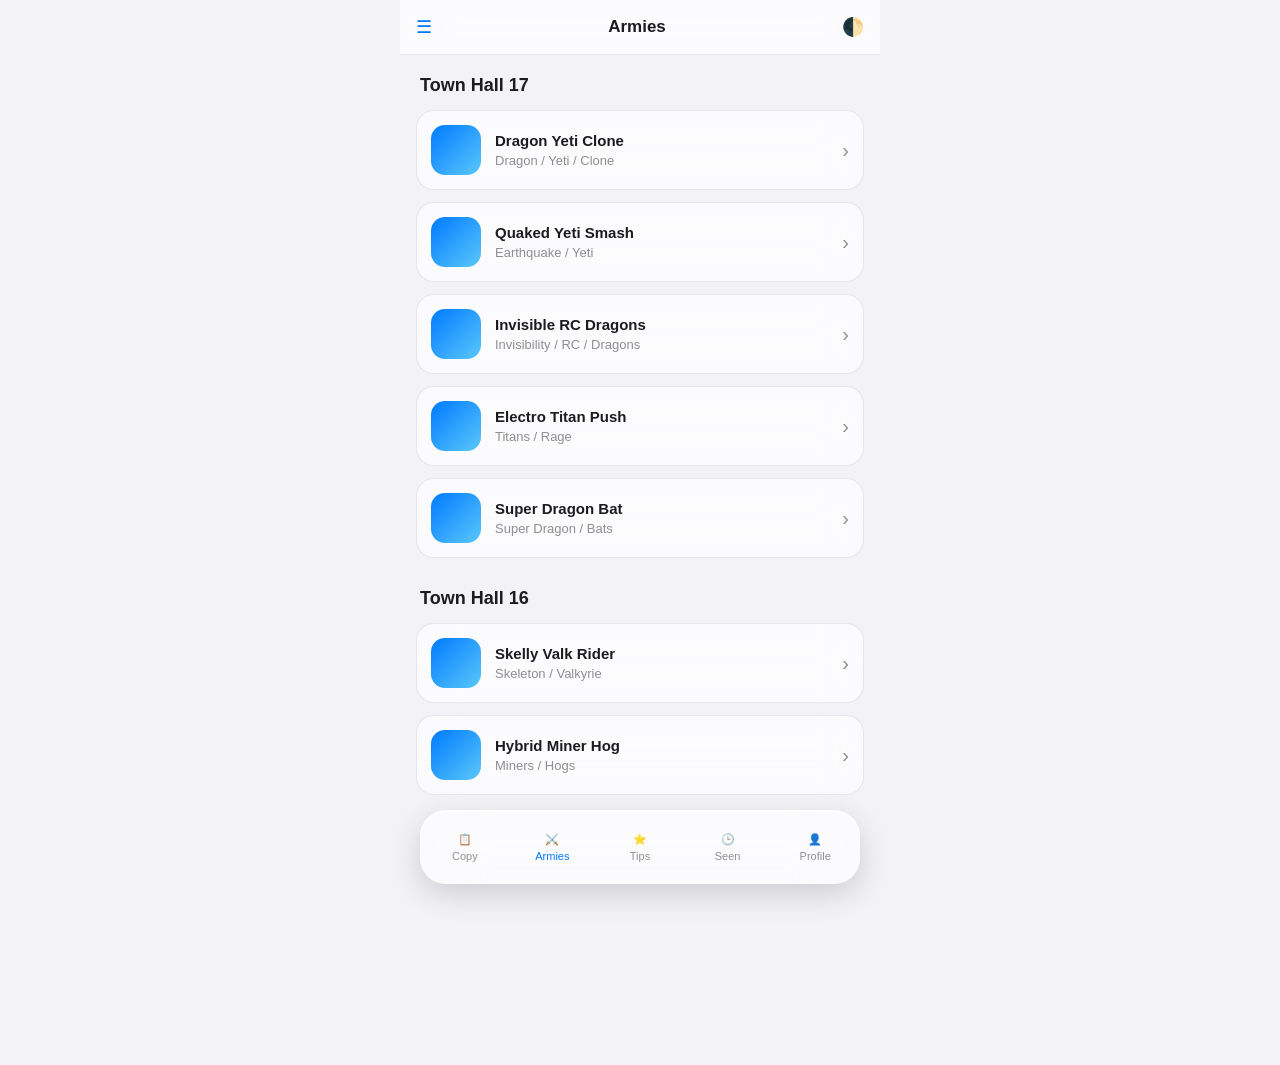
<file: armies.html>
<!DOCTYPE html>
<html lang="ru">
<head>
<meta charset="UTF-8">
<meta name="viewport" content="width=device-width, initial-scale=1.0">
<title>Armies</title>
<link rel="stylesheet" href="style.css">
</head>

<body>

<div class="app">

<header class="header">
<button class="icon-btn">☰</button>
<h1>Armies</h1>
<button class="icon-btn" id="themeToggle">🌓</button>
</header>

<div class="armies-wrapper">

<div class="th-section">
<h2 class="th-title">Town Hall 17</h2>

<div class="army-card">
<div class="army-icon"></div>
<div class="army-info">
<div class="army-title">Dragon Yeti Clone</div>
<div class="army-sub">Dragon / Yeti / Clone</div>
</div>
<div class="army-arrow">›</div>
</div>

<div class="army-card">
<div class="army-icon"></div>
<div class="army-info">
<div class="army-title">Quaked Yeti Smash</div>
<div class="army-sub">Earthquake / Yeti</div>
</div>
<div class="army-arrow">›</div>
</div>

<div class="army-card">
<div class="army-icon"></div>
<div class="army-info">
<div class="army-title">Invisible RC Dragons</div>
<div class="army-sub">Invisibility / RC / Dragons</div>
</div>
<div class="army-arrow">›</div>
</div>

<div class="army-card">
<div class="army-icon"></div>
<div class="army-info">
<div class="army-title">Electro Titan Push</div>
<div class="army-sub">Titans / Rage</div>
</div>
<div class="army-arrow">›</div>
</div>

<div class="army-card">
<div class="army-icon"></div>
<div class="army-info">
<div class="army-title">Super Dragon Bat</div>
<div class="army-sub">Super Dragon / Bats</div>
</div>
<div class="army-arrow">›</div>
</div>

</div>


<div class="th-section">
<h2 class="th-title">Town Hall 16</h2>

<div class="army-card">
<div class="army-icon"></div>
<div class="army-info">
<div class="army-title">Skelly Valk Rider</div>
<div class="army-sub">Skeleton / Valkyrie</div>
</div>
<div class="army-arrow">›</div>
</div>

<div class="army-card">
<div class="army-icon"></div>
<div class="army-info">
<div class="army-title">Hybrid Miner Hog</div>
<div class="army-sub">Miners / Hogs</div>
</div>
<div class="army-arrow">›</div>
</div>

</div>

</div>

<nav class="bottom-nav">
<button class="nav-item" onclick="location.href='index.html'">📋<span>Copy</span></button>
<button class="nav-item active" onclick="location.href='armies.html'">⚔️<span>Armies</span></button>
<button class="nav-item" onclick="location.href='tips.html'">⭐<span>Tips</span></button>
<button class="nav-item" onclick="location.href='lastseen.html'">🕒<span>Seen</span></button>
<button class="nav-item" onclick="location.href='profile.html'">👤<span>Profile</span></button>
</nav>

</div>

<script src="script.js"></script>
</body>
</html>
</file>
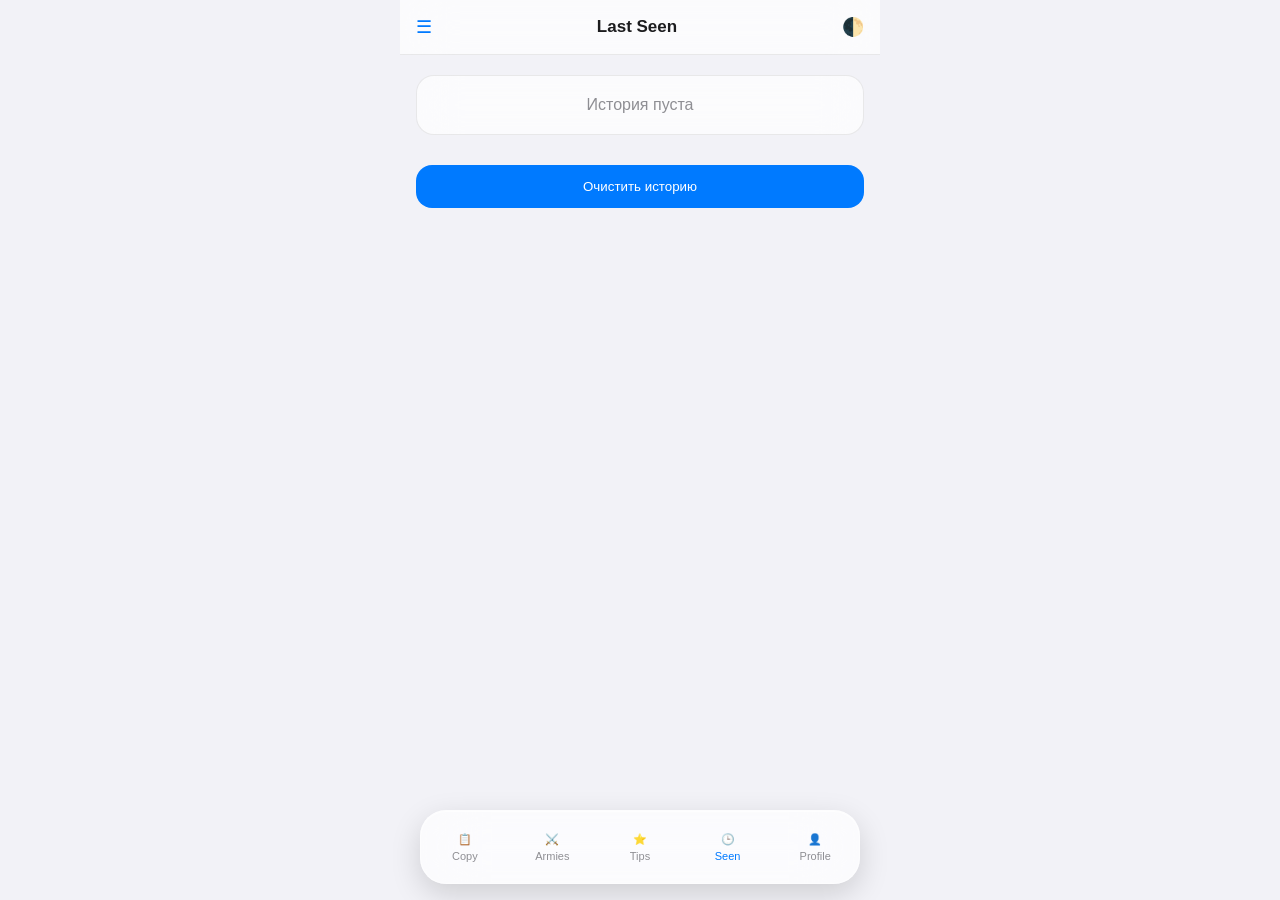
<file: lastseen.html>
<!DOCTYPE html>
<html lang="ru">
<head>
<meta charset="UTF-8">
<meta name="viewport" content="width=device-width, initial-scale=1.0">
<title>Last Seen</title>
<link rel="stylesheet" href="style.css">
</head>

<body>

<div class="app">

<header class="header">
<button class="icon-btn">☰</button>
<h1>Last Seen</h1>
<button class="icon-btn" id="themeToggle">🌓</button>
</header>

<div class="seen-wrapper">

<div id="lastSeenList"></div>

<button class="clear-btn" onclick="clearHistory()">
Очистить историю
</button>

</div>

<nav class="bottom-nav">
<button class="nav-item" onclick="location.href='index.html'">📋<span>Copy</span></button>
<button class="nav-item" onclick="location.href='armies.html'">⚔️<span>Armies</span></button>
<button class="nav-item" onclick="location.href='tips.html'">⭐<span>Tips</span></button>
<button class="nav-item active" onclick="location.href='lastseen.html'">🕒<span>Seen</span></button>
<button class="nav-item" onclick="location.href='profile.html'">👤<span>Profile</span></button>
</nav>

</div>

<script src="script.js"></script>

<script>
const container=document.getElementById("lastSeenList");
let history=JSON.parse(localStorage.getItem("lastSeen"))||[];

function renderHistory(){
container.innerHTML="";

if(history.length===0){
container.innerHTML=`
<div class="empty-card">
История пуста
</div>
`;
return;
}

history.forEach(item=>{
const card=document.createElement("div");
card.className="seen-card";
card.innerText=item;
container.appendChild(card);
});
}

function clearHistory(){
localStorage.removeItem("lastSeen");
history=[];
renderHistory();
}

renderHistory();
</script>

</body>
</html>
</file>
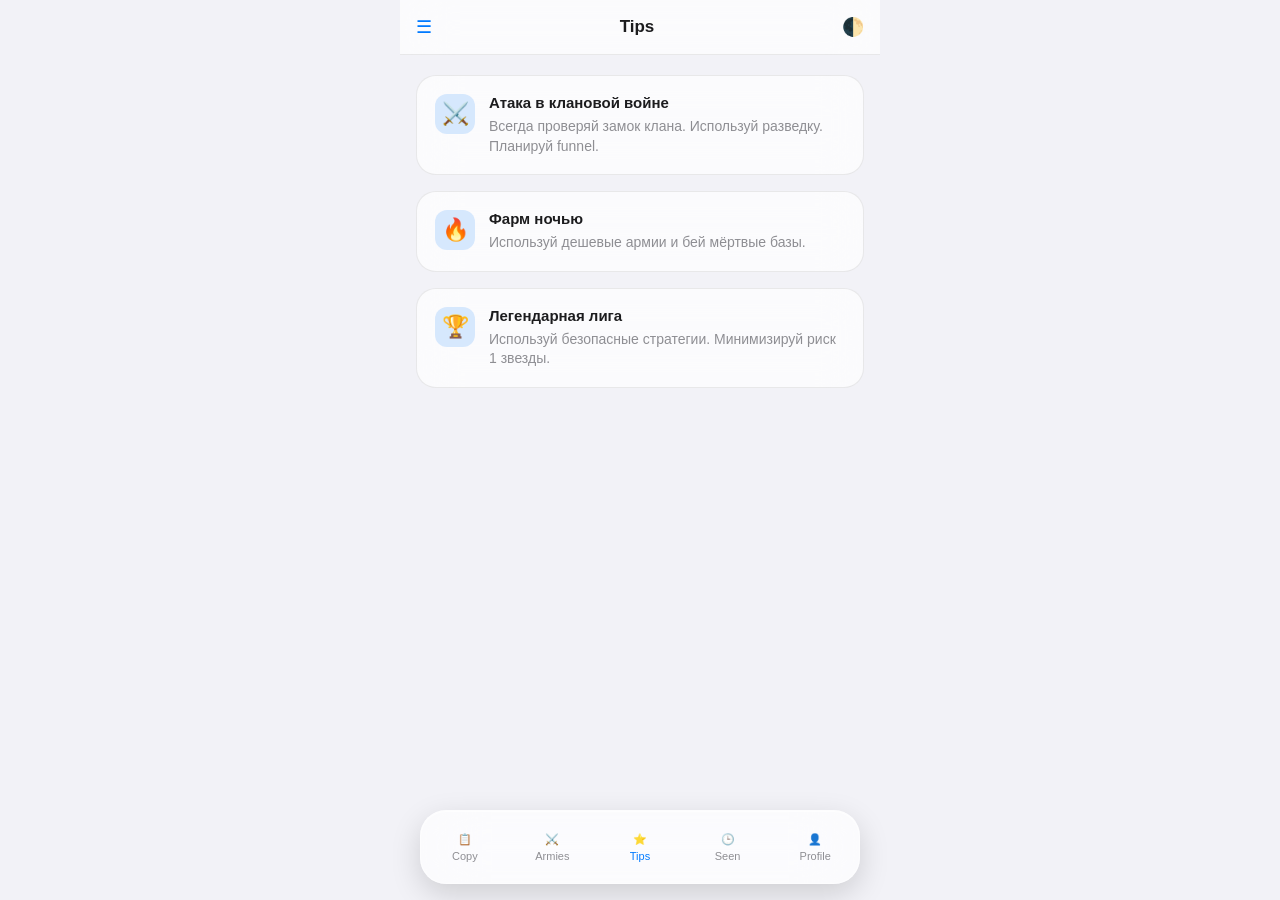
<file: tips.html>
<!DOCTYPE html>
<html lang="ru">
<head>
<meta charset="UTF-8">
<meta name="viewport" content="width=device-width, initial-scale=1.0">
<title>Tips</title>
<link rel="stylesheet" href="style.css">
</head>

<body>

<div class="app">

<header class="header">
<button class="icon-btn">☰</button>
<h1>Tips</h1>
<button class="icon-btn" id="themeToggle">🌓</button>
</header>

<div class="tips-wrapper">

<div class="tip-card">
<div class="tip-icon">⚔️</div>
<div class="tip-content">
<div class="tip-title">Атака в клановой войне</div>
<div class="tip-text">
Всегда проверяй замок клана. Используй разведку. Планируй funnel.
</div>
</div>
</div>

<div class="tip-card">
<div class="tip-icon">🔥</div>
<div class="tip-content">
<div class="tip-title">Фарм ночью</div>
<div class="tip-text">
Используй дешевые армии и бей мёртвые базы.
</div>
</div>
</div>

<div class="tip-card">
<div class="tip-icon">🏆</div>
<div class="tip-content">
<div class="tip-title">Легендарная лига</div>
<div class="tip-text">
Используй безопасные стратегии. Минимизируй риск 1 звезды.
</div>
</div>
</div>

</div>

<nav class="bottom-nav">
<button class="nav-item" onclick="location.href='index.html'">📋<span>Copy</span></button>
<button class="nav-item" onclick="location.href='armies.html'">⚔️<span>Armies</span></button>
<button class="nav-item active" onclick="location.href='tips.html'">⭐<span>Tips</span></button>
<button class="nav-item" onclick="location.href='lastseen.html'">🕒<span>Seen</span></button>
<button class="nav-item" onclick="location.href='profile.html'">👤<span>Profile</span></button>
</nav>

</div>

<script src="script.js"></script>
</body>
</html>
</file>
<file: style.css>
:root {
--bg: #f2f2f7;
--glass: rgba(255,255,255,0.7);
--text: #1c1c1e;
--sub: #8e8e93;
--accent: #007aff;
--border: rgba(0,0,0,0.08);
}

body.dark {
--bg: #000;
--glass: rgba(28,28,30,0.8);
--text: #fff;
--sub: #8e8e93;
--accent: #0a84ff;
--border: rgba(255,255,255,0.08);
}

*{
margin:0;
padding:0;
box-sizing:border-box;
font-family:-apple-system,BlinkMacSystemFont,"SF Pro Text","Helvetica Neue",sans-serif;
}

html,body{
background:var(--bg);
color:var(--text);
height:100%;
overflow-x:hidden;
}

.app{
max-width:480px;
margin:0 auto;
padding-bottom:120px;
}

/* HEADER */

.header{
position:sticky;
top:0;
display:flex;
justify-content:space-between;
align-items:center;
padding:16px;
background:var(--glass);
backdrop-filter: blur(25px);
border-bottom:1px solid var(--border);
z-index:100;
}

.header h1{
font-size:17px;
font-weight:600;
}

.icon-btn{
background:none;
border:none;
font-size:18px;
color:var(--accent);
}

/* FILTERS */

.filters{
display:flex;
margin:20px 16px;
padding:4px;
border-radius:14px;
background:var(--glass);
backdrop-filter: blur(20px);
border:1px solid var(--border);
}

.filter-btn{
flex:1;
padding:10px 0;
border-radius:10px;
border:none;
background:transparent;
color:var(--accent);
font-size:14px;
}

.filter-btn.active{
background:var(--accent);
color:white;
}

/* CARDS */

.base-list{
padding:0 16px 20px 16px;
}

.base-card{
margin-bottom:20px;
padding:16px;
border-radius:22px;
background:var(--glass);
backdrop-filter: blur(20px);
border:1px solid var(--border);
}

.base-card img{
width:100%;
border-radius:16px;
margin-bottom:14px;
}

.base-title{
font-size:17px;
font-weight:600;
margin-bottom:14px;
}

.copy-btn{
width:100%;
padding:14px;
border-radius:16px;
border:none;
background:var(--accent);
color:white;
font-weight:500;
}

/* ===== APPLE TAB BAR ===== */

.bottom-nav{
position:fixed;
bottom:16px;
left:50%;
transform:translateX(-50%);
width:92%;
max-width:440px;
height:74px;

display:flex;
justify-content:space-around;
align-items:center;

border-radius:26px;

background:rgba(255,255,255,0.7);
backdrop-filter: blur(30px) saturate(180%);
-webkit-backdrop-filter: blur(30px) saturate(180%);

box-shadow:
0 10px 30px rgba(0,0,0,0.15),
inset 0 1px 0 rgba(255,255,255,0.6);

border:1px solid rgba(255,255,255,0.4);

z-index:300;
}

body.dark .bottom-nav{
background:rgba(28,28,30,0.8);
box-shadow:
0 10px 30px rgba(0,0,0,0.6),
inset 0 1px 0 rgba(255,255,255,0.08);
border:1px solid rgba(255,255,255,0.1);
}

.nav-item{
flex:1;
background:none;
border:none;
display:flex;
flex-direction:column;
align-items:center;
justify-content:center;
gap:4px;
font-size:11px;
color:var(--sub);
transition:0.2s ease;
}

.nav-item.active{
color:var(--accent);
}

.nav-item:active{
transform:scale(0.9);
}
/* ===== PROFILE ===== */

.profile-wrapper{
padding:20px 16px 120px 16px;
display:flex;
flex-direction:column;
gap:20px;
}

.profile-card{
width:100%;
padding:22px;
border-radius:24px;
background:var(--glass);
backdrop-filter: blur(25px);
border:1px solid var(--border);
text-align:left;
}

.main-profile{
text-align:center;
}
.avatar-wrapper{
margin-bottom:20px;
display:flex;
justify-content:center;
}

.avatar{
width:140px;
height:140px;
border-radius:50%;
object-fit:cover;
border:3px solid var(--accent);
}

.profile-name{
font-size:22px;
font-weight:600;
margin-bottom:6px;
}

.profile-username{
color:var(--sub);
margin-bottom:20px;
}

.edit-btn{
padding:10px 20px;
border-radius:14px;
border:none;
background:var(--accent);
color:white;
margin-bottom:20px;
}

.telegram-btn{
width:100%;
padding:14px;
border-radius:16px;
border:none;
background:var(--accent);
color:white;
font-weight:500;
}
/* ===== ARMIES APPLE STYLE ===== */

.armies-wrapper{
padding:20px 16px 120px 16px;
}

.th-section{
margin-bottom:30px;
}

.th-title{
font-size:18px;
font-weight:600;
margin-bottom:14px;
padding-left:4px;
}

.army-card{
display:flex;
align-items:center;
padding:14px;
border-radius:18px;
background:var(--glass);
backdrop-filter: blur(20px);
border:1px solid var(--border);
margin-bottom:12px;
transition:0.2s ease;
}

.army-card:active{
transform:scale(0.98);
}

.army-icon{
width:50px;
height:50px;
border-radius:14px;
background:linear-gradient(135deg,var(--accent),#5ac8fa);
margin-right:14px;
flex-shrink:0;
}

body.dark .army-icon{
background:linear-gradient(135deg,#0a84ff,#5e5ce6);
}

.army-info{
flex:1;
}

.army-title{
font-weight:600;
font-size:15px;
margin-bottom:4px;
}

.army-sub{
font-size:13px;
color:var(--sub);
}

.army-arrow{
font-size:20px;
color:var(--sub);
}
/* ===== TIPS ===== */

.tips-wrapper{
padding:20px 16px 120px 16px;
}

.tip-card{
display:flex;
align-items:flex-start;
gap:14px;
padding:18px;
border-radius:20px;
background:var(--glass);
backdrop-filter: blur(20px);
border:1px solid var(--border);
margin-bottom:16px;
transition:0.2s ease;
}

.tip-card:active{
transform:scale(0.98);
}

.tip-icon{
font-size:22px;
width:40px;
height:40px;
display:flex;
align-items:center;
justify-content:center;
border-radius:12px;
background:rgba(0,122,255,0.15);
color:var(--accent);
flex-shrink:0;
}

body.dark .tip-icon{
background:rgba(10,132,255,0.2);
}

.tip-title{
font-weight:600;
font-size:15px;
margin-bottom:6px;
}

.tip-text{
font-size:14px;
color:var(--sub);
line-height:1.4;
}
/* ===== SEEN ===== */

.seen-wrapper{
padding:20px 16px 120px 16px;
}

.seen-card{
padding:16px;
border-radius:18px;
background:var(--glass);
backdrop-filter: blur(20px);
border:1px solid var(--border);
margin-bottom:12px;
font-size:14px;
}

.empty-card{
padding:20px;
border-radius:18px;
background:var(--glass);
backdrop-filter: blur(20px);
border:1px solid var(--border);
text-align:center;
color:var(--sub);
margin-bottom:20px;
}

.clear-btn{
width:100%;
padding:14px;
border-radius:16px;
border:none;
background:var(--accent);
color:white;
font-weight:500;
margin-top:10px;
}
.section-title{
font-size:16px;
font-weight:600;
margin-bottom:14px;
text-align:left;
}

.stat-item{
font-size:14px;
margin-bottom:8px;
}

.achievement{
padding:14px;
border-radius:16px;
background:rgba(0,122,255,0.1);
margin-bottom:10px;
font-size:14px;
transition:0.2s ease;
}

.achievement:active{
transform:scale(0.98);
}

body.dark .achievement{
background:rgba(10,132,255,0.2);
}
/* ===== LEVEL SYSTEM ===== */

.level-wrapper{
display:flex;
flex-direction:column;
gap:10px;
}

.level-info{
display:flex;
justify-content:space-between;
font-size:14px;
font-weight:500;
}

.xp-bar{
width:100%;
height:10px;
background:rgba(0,0,0,0.08);
border-radius:20px;
overflow:hidden;
}

body.dark .xp-bar{
background:rgba(255,255,255,0.1);
}

.xp-progress{
height:100%;
width:0%;
background:linear-gradient(90deg,var(--accent),#5ac8fa);
border-radius:20px;
transition:width 0.6s ease;
}
/* ===== CARD ANIMATION ===== */

.profile-card{
opacity:0;
transform:translateY(20px);
animation:fadeUp 0.6s ease forwards;
}

.profile-card:nth-child(1){animation-delay:0.1s;}
.profile-card:nth-child(2){animation-delay:0.2s;}
.profile-card:nth-child(3){animation-delay:0.3s;}
.profile-card:nth-child(4){animation-delay:0.4s;}
.profile-card:nth-child(5){animation-delay:0.5s;}

@keyframes fadeUp{
to{
opacity:1;
transform:translateY(0);
}
}
/* ===== MODAL ===== */

.modal{
position:fixed;
inset:0;
background:rgba(0,0,0,0.4);
display:none;
align-items:center;
justify-content:center;
z-index:500;
}

.modal-content{
width:85%;
max-width:320px;
background:var(--glass);
backdrop-filter:blur(25px);
border-radius:20px;
padding:20px;
display:flex;
flex-direction:column;
gap:14px;
}

.modal-content input{
padding:10px;
border-radius:10px;
border:1px solid var(--border);
background:transparent;
color:var(--text);
}

.modal-buttons{
display:flex;
justify-content:space-between;
}

.modal-buttons button{
flex:1;
margin:0 5px;
padding:10px;
border:none;
border-radius:12px;
background:var(--accent);
color:white;
}

.dev-btn{
width:100%;
padding:14px;
border-radius:16px;
border:none;
background:#ff3b30;
color:white;
font-weight:600;
margin-top:10px;
}
.delete-btn{
width:100%;
padding:10px;
margin-top:10px;
border:none;
border-radius:12px;
background:#ff3b30;
color:white;
}
</file>
